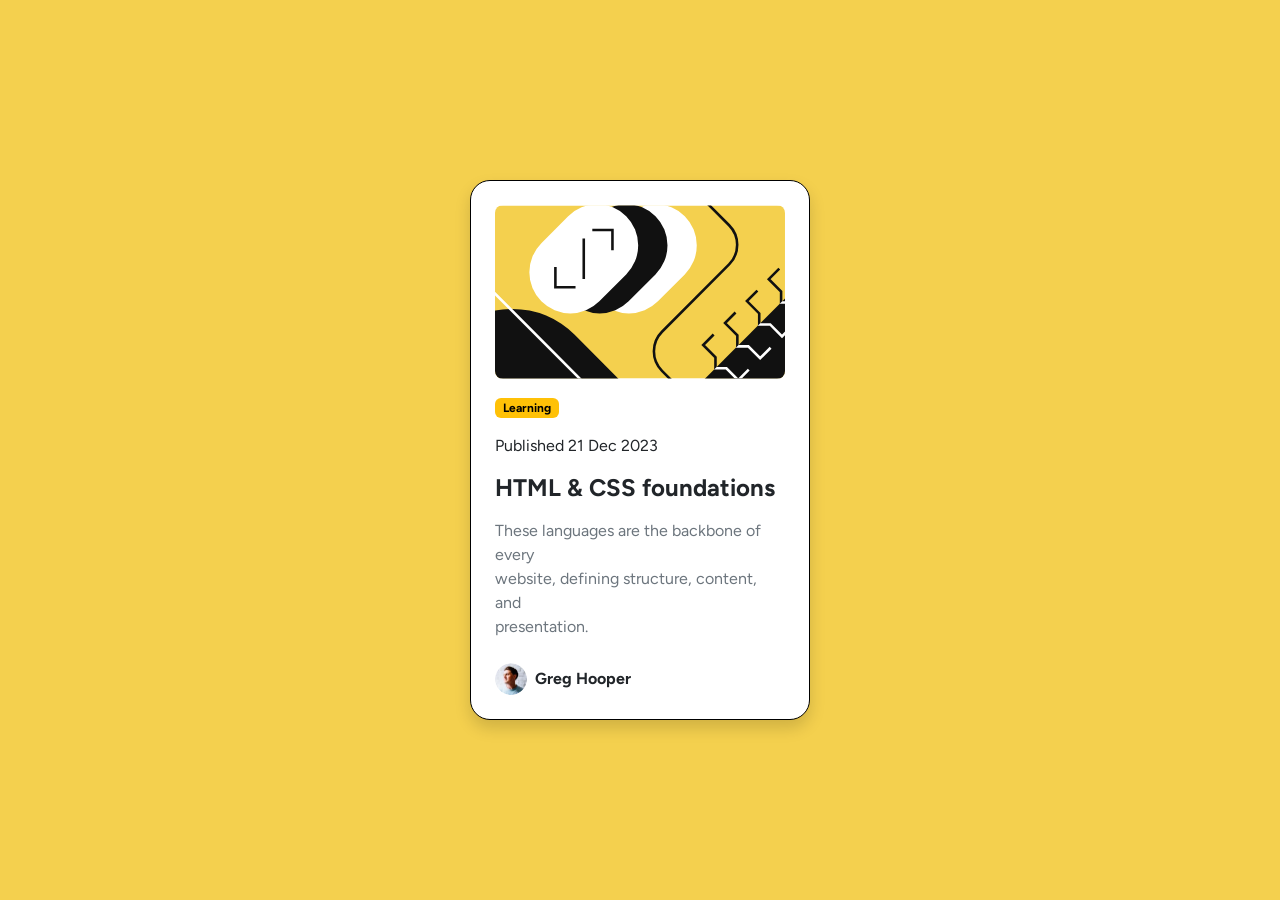
<file: blog-preview-card-main/index.html>
<!DOCTYPE html>
<html lang="en">

<head>
  <meta charset="UTF-8">

  <meta name="viewport" content="width=device-width, initial-scale=1.0">

  <link rel="preconnect" href="https://fonts.googleapis.com">

  <link rel="preconnect" href="https://fonts.gstatic.com" crossorigin>

  <link
    href="https://fonts.googleapis.com/css2?family=Figtree:ital,wght@0,300..900;1,300..900&family=Outfit:wght@100..900&display=swap"
    rel="stylesheet">

  <link rel="icon" type="image/png" sizes="32x32" href="./assets/images/favicon-32x32.png">

  <link href="https://cdn.jsdelivr.net/npm/bootstrap@5.3.8/dist/css/bootstrap.min.css" rel="stylesheet">

  <link rel="stylesheet" href="./styles.css">

  <title>Frontend Mentor | Blog preview card</title>
</head>

<body>

  <main class="container-fluid min-vh-100">

    <div class="row min-vh-100 justify-content-center align-items-center">

      <div class="col-auto">

        <article class="card blog-card p-4 shadow">

          <img src="./assets/images/illustration-article.svg" class="card-img-top rounded-3" alt="Article illustration">

          <div class="card-body px-0 pb-0">

            <span class="badge text-bg-warning mb-3">
              Learning
            </span>

            <p class="mb-3">
              Published 21 Dec 2023
            </p>

            <h1 class="fs-4 fw-bold mb-3">
              HTML & CSS foundations
            </h1>

            <p class="text-secondary mb-4">
              These languages are the backbone of every <br>
              website, defining structure, content, and <br>
              presentation.
            </p>

            <div class="d-flex align-items-center gap-2">

              <img src="./assets/images/image-avatar.webp" class="avatar-image rounded-circle" alt="Greg Hooper">

              <strong>Greg Hooper</strong>

            </div>

          </div>

        </article>

      </div>

    </div>

  </main>

</body>

</html>
</file>
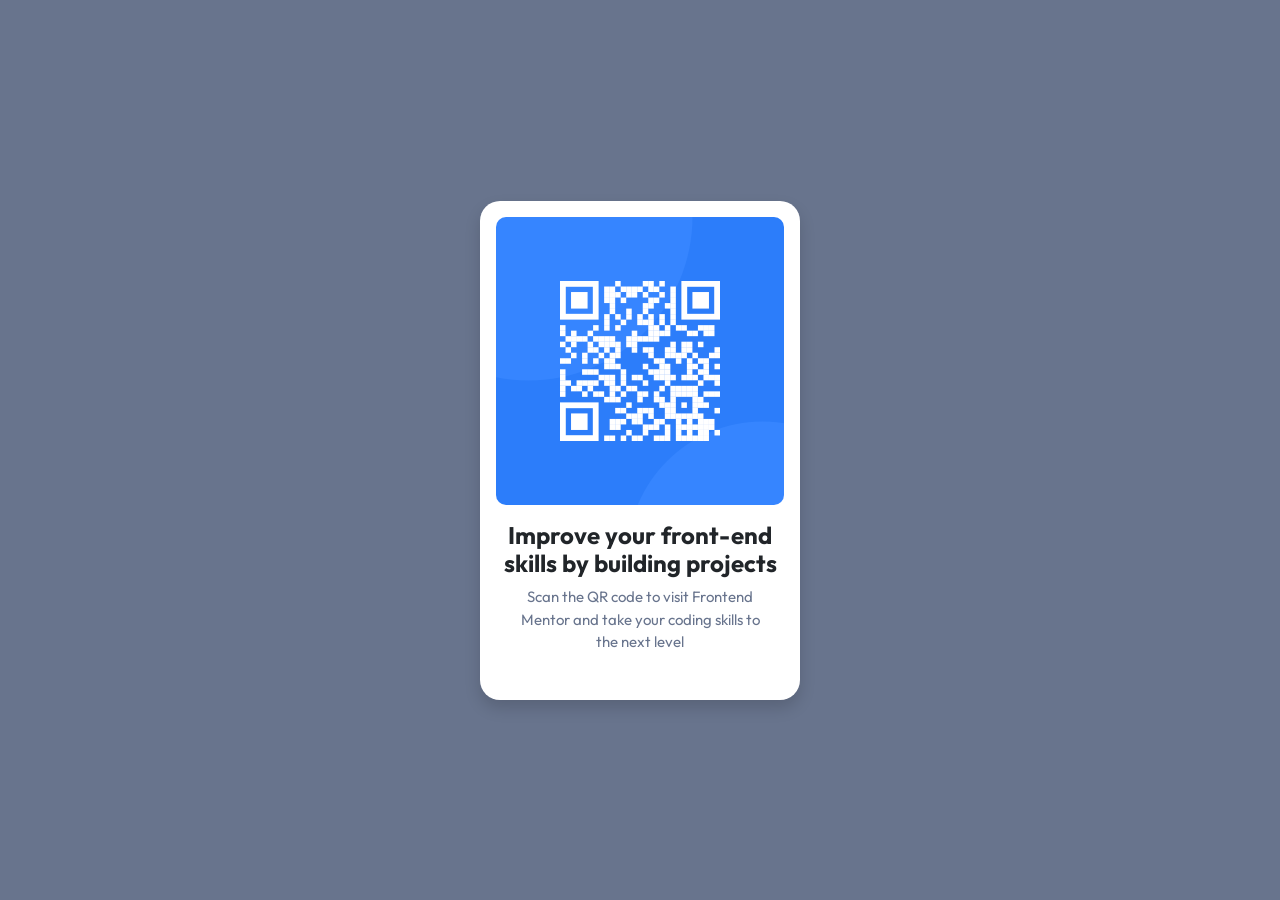
<file: QRCard/index.html>
<!DOCTYPE html>
<html lang="en">

<head>

  <meta charset="UTF-8">

  <meta name="viewport" content="width=device-width, initial-scale=1.0">

  <link rel="preconnect" href="https://fonts.googleapis.com">

  <link rel="preconnect" href="https://fonts.gstatic.com" crossorigin>

  <link href="https://fonts.googleapis.com/css2?family=Outfit:wght@100..900&display=swap" rel="stylesheet">

  <link rel="icon" type="image/png" sizes="32x32" href="./images/favicon-32x32.png">

  <!-- Bootstrap -->
  <link href="https://cdn.jsdelivr.net/npm/bootstrap@5.3.8/dist/css/bootstrap.min.css" rel="stylesheet">

  <!-- Your CSS -->
  <link rel="stylesheet" href="styles.css">

  <title>Frontend Mentor | QR code component</title>

</head>

<body>

  <main class="container-fluid min-vh-100">

    <div class="row min-vh-100 justify-content-center align-items-center">

      <div class="col-auto">

        <div class="card qr-card text-center border-0 shadow">

          <img src="./images/image-qr-code.png" alt="QR Code" class="qr-code">

          <div class="card-body">

            <h1 class="card-title fs-4 fw-bold">
              Improve your front-end
              <br>
              skills by building projects
            </h1>

            <p class="card-text">
              Scan the QR code to visit Frontend
              <br>
              Mentor and take your coding skills to
              <br>
              the next level
            </p>

          </div>

        </div>

      </div>

    </div>

  </main>

</body>

</html>
</file>
<file: blog-preview-card-main/styles.css>
body {
  font-family: 'Figtree', sans-serif;
  background-color: hsl(47, 88%, 63%);
}

.blog-card {
  width: 340px;
  border-radius: 20px;
  border: 1px solid black;
  box-shadow: 0px 10px 40px;
}

.avatar-image {
  height: 2em;
  width: auto;
}
</file>
<file: QRCard/styles.css>
body {
  font-family: 'Outfit', sans-serif;
  background-color: hsl(220, 15%, 48%);
}

.qr-card {
  width: 320px;
  height: 499px;
  border-radius: 20px;
}

.qr-code {
  width: 288px;
  height: 288px;
  margin: 16px auto 0;
  border-radius: 10px;
}

.card-text {
  font-size: 15px;
  color: hsl(220, 15%, 48%);
}
</file>
